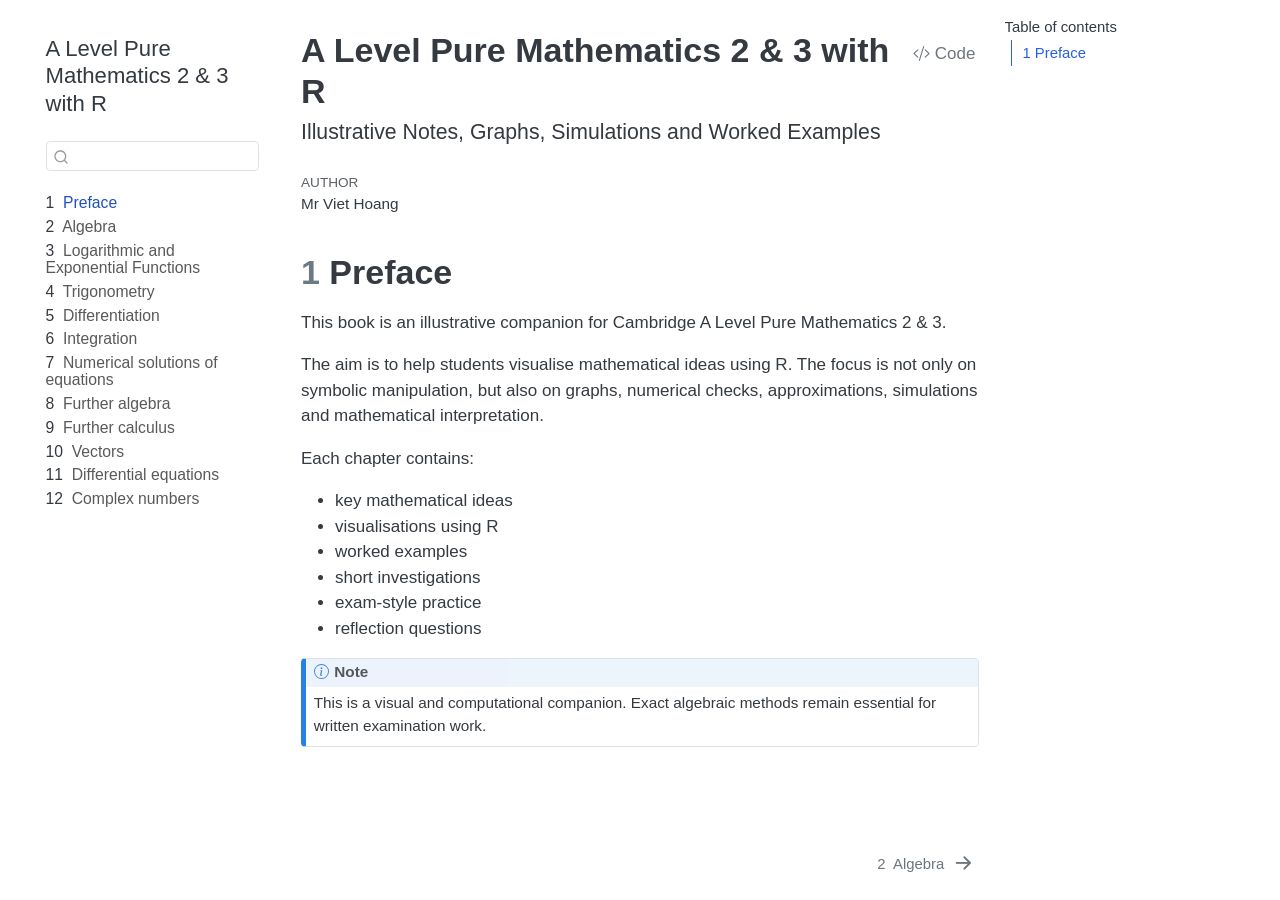
<file: docs/index.html>
<!DOCTYPE html>
<html xmlns="http://www.w3.org/1999/xhtml" lang="en" xml:lang="en"><head>

<meta charset="utf-8">
<meta name="generator" content="quarto-1.9.38">

<meta name="viewport" content="width=device-width, initial-scale=1.0, user-scalable=yes">

<meta name="author" content="Mr Viet Hoang">

<title>A Level Pure Mathematics 2 &amp; 3 with R</title>
<style>
/* Default styles provided by pandoc.
** See https://pandoc.org/MANUAL.html#variables-for-html for config info.
*/
code{white-space: pre-wrap;}
span.smallcaps{font-variant: small-caps;}
div.columns{display: flex; gap: min(4vw, 1.5em);}
div.column{flex: auto; overflow-x: auto;}
div.hanging-indent{margin-left: 1.5em; text-indent: -1.5em;}
ul.task-list{list-style: none;}
ul.task-list li input[type="checkbox"] {
  width: 0.8em;
  margin: 0 0.8em 0.2em -1em; /* quarto-specific, see https://github.com/quarto-dev/quarto-cli/issues/4556 */ 
  vertical-align: middle;
}
/* CSS for syntax highlighting */
html { -webkit-text-size-adjust: 100%; }
pre > code.sourceCode { white-space: pre; position: relative; }
pre > code.sourceCode > span { display: inline-block; line-height: 1.25; }
pre > code.sourceCode > span:empty { height: 1.2em; }
.sourceCode { overflow: visible; }
code.sourceCode > span { color: inherit; text-decoration: inherit; }
div.sourceCode { margin: 1em 0; }
pre.sourceCode { margin: 0; }
@media screen {
div.sourceCode { overflow: auto; }
}
@media print {
pre > code.sourceCode { white-space: pre-wrap; }
pre > code.sourceCode > span { text-indent: -5em; padding-left: 5em; }
}
pre.numberSource code
  { counter-reset: source-line 0; }
pre.numberSource code > span
  { position: relative; left: -4em; counter-increment: source-line; }
pre.numberSource code > span > a:first-child::before
  { content: counter(source-line);
    position: relative; left: -1em; text-align: right; vertical-align: baseline;
    border: none; display: inline-block;
    -webkit-touch-callout: none; -webkit-user-select: none;
    -khtml-user-select: none; -moz-user-select: none;
    -ms-user-select: none; user-select: none;
    padding: 0 4px; width: 4em;
  }
pre.numberSource { margin-left: 3em;  padding-left: 4px; }
div.sourceCode
  {   }
@media screen {
pre > code.sourceCode > span > a:first-child::before { text-decoration: underline; }
}
</style>


<script src="site_libs/quarto-nav/quarto-nav.js"></script>
<script src="site_libs/quarto-nav/headroom.min.js"></script>
<script src="site_libs/clipboard/clipboard.min.js"></script>
<script src="site_libs/quarto-search/autocomplete.umd.js"></script>
<script src="site_libs/quarto-search/fuse.min.js"></script>
<script src="site_libs/quarto-search/quarto-search.js"></script>
<meta name="quarto:offset" content="./">
<link href="./chapters/01-algebra.html" rel="next">
<script src="site_libs/quarto-html/quarto.js" type="module"></script>
<script src="site_libs/quarto-html/tabsets/tabsets.js" type="module"></script>
<script src="site_libs/quarto-html/popper.min.js"></script>
<script src="site_libs/quarto-html/tippy.umd.min.js"></script>
<script src="site_libs/quarto-html/anchor.min.js"></script>
<link href="site_libs/quarto-html/tippy.css" rel="stylesheet">
<link href="site_libs/quarto-html/quarto-syntax-highlighting-959e8e441fe9dacd5fd9296a710c31da.css" rel="stylesheet" id="quarto-text-highlighting-styles">
<script src="site_libs/bootstrap/bootstrap.min.js"></script>
<link href="site_libs/bootstrap/bootstrap-icons.css" rel="stylesheet">
<link href="site_libs/bootstrap/bootstrap-0a6579ad2d5b4961926c538b8cfc3df7.min.css" rel="stylesheet" append-hash="true" id="quarto-bootstrap" data-mode="light">
<script id="quarto-search-options" type="application/json">{
  "location": "sidebar",
  "copy-button": false,
  "collapse-after": 3,
  "panel-placement": "start",
  "type": "textbox",
  "limit": 50,
  "keyboard-shortcut": [
    "f",
    "/",
    "s"
  ],
  "show-item-context": false,
  "language": {
    "search-no-results-text": "No results",
    "search-matching-documents-text": "matching documents",
    "search-copy-link-title": "Copy link to search",
    "search-hide-matches-text": "Hide additional matches",
    "search-more-match-text": "more match in this document",
    "search-more-matches-text": "more matches in this document",
    "search-clear-button-title": "Clear",
    "search-text-placeholder": "",
    "search-detached-cancel-button-title": "Cancel",
    "search-submit-button-title": "Submit",
    "search-label": "Search"
  }
}</script>


</head>

<body class="nav-sidebar floating quarto-light">

<div id="quarto-search-results"></div>
  <header id="quarto-header" class="headroom fixed-top">
  <nav class="quarto-secondary-nav">
    <div class="container-fluid d-flex">
      <button type="button" class="quarto-btn-toggle btn" data-bs-toggle="collapse" role="button" data-bs-target=".quarto-sidebar-collapse-item" aria-controls="quarto-sidebar" aria-expanded="false" aria-label="Toggle sidebar navigation" onclick="if (window.quartoToggleHeadroom) { window.quartoToggleHeadroom(); }">
        <i class="bi bi-layout-text-sidebar-reverse"></i>
      </button>
        <nav class="quarto-page-breadcrumbs" aria-label="breadcrumb"><ol class="breadcrumb"><li class="breadcrumb-item"><a href="./index.html"><span class="chapter-number">1</span>&nbsp; <span class="chapter-title">Preface</span></a></li></ol></nav>
        <a class="flex-grow-1" role="navigation" data-bs-toggle="collapse" data-bs-target=".quarto-sidebar-collapse-item" aria-controls="quarto-sidebar" aria-expanded="false" aria-label="Toggle sidebar navigation" onclick="if (window.quartoToggleHeadroom) { window.quartoToggleHeadroom(); }">      
        </a>
      <button type="button" class="btn quarto-search-button" aria-label="Search" onclick="window.quartoOpenSearch();">
        <i class="bi bi-search"></i>
      </button>
    </div>
  </nav>
</header>
<!-- content -->
<div id="quarto-content" class="quarto-container page-columns page-rows-contents page-layout-article">
<!-- sidebar -->
  <nav id="quarto-sidebar" class="sidebar collapse collapse-horizontal quarto-sidebar-collapse-item sidebar-navigation floating overflow-auto">
    <div class="pt-lg-2 mt-2 text-left sidebar-header">
    <div class="sidebar-title mb-0 py-0">
      <a href="./">A Level Pure Mathematics 2 &amp; 3 with R</a> 
    </div>
      </div>
        <div class="mt-2 flex-shrink-0 align-items-center">
        <div class="sidebar-search">
        <div id="quarto-search" class="" title="Search"></div>
        </div>
        </div>
    <div class="sidebar-menu-container"> 
    <ul class="list-unstyled mt-1">
        <li class="sidebar-item">
  <div class="sidebar-item-container"> 
  <a href="./index.html" class="sidebar-item-text sidebar-link active">
 <span class="menu-text"><span class="chapter-number">1</span>&nbsp; <span class="chapter-title">Preface</span></span></a>
  </div>
</li>
        <li class="sidebar-item">
  <div class="sidebar-item-container"> 
  <a href="./chapters/01-algebra.html" class="sidebar-item-text sidebar-link">
 <span class="menu-text"><span class="chapter-number">2</span>&nbsp; <span class="chapter-title">Algebra</span></span></a>
  </div>
</li>
        <li class="sidebar-item">
  <div class="sidebar-item-container"> 
  <a href="./chapters/02-log-exp.html" class="sidebar-item-text sidebar-link">
 <span class="menu-text"><span class="chapter-number">3</span>&nbsp; <span class="chapter-title">Logarithmic and Exponential Functions</span></span></a>
  </div>
</li>
        <li class="sidebar-item">
  <div class="sidebar-item-container"> 
  <a href="./chapters/03-trigonometry.html" class="sidebar-item-text sidebar-link">
 <span class="menu-text"><span class="chapter-number">4</span>&nbsp; <span class="chapter-title">Trigonometry</span></span></a>
  </div>
</li>
        <li class="sidebar-item">
  <div class="sidebar-item-container"> 
  <a href="./chapters/04-differentiation.html" class="sidebar-item-text sidebar-link">
 <span class="menu-text"><span class="chapter-number">5</span>&nbsp; <span class="chapter-title">Differentiation</span></span></a>
  </div>
</li>
        <li class="sidebar-item">
  <div class="sidebar-item-container"> 
  <a href="./chapters/05-integration.html" class="sidebar-item-text sidebar-link">
 <span class="menu-text"><span class="chapter-number">6</span>&nbsp; <span class="chapter-title">Integration</span></span></a>
  </div>
</li>
        <li class="sidebar-item">
  <div class="sidebar-item-container"> 
  <a href="./chapters/06-numerical-methods.html" class="sidebar-item-text sidebar-link">
 <span class="menu-text"><span class="chapter-number">7</span>&nbsp; <span class="chapter-title">Numerical solutions of equations</span></span></a>
  </div>
</li>
        <li class="sidebar-item">
  <div class="sidebar-item-container"> 
  <a href="./chapters/07-further-algebra.html" class="sidebar-item-text sidebar-link">
 <span class="menu-text"><span class="chapter-number">8</span>&nbsp; <span class="chapter-title">Further algebra</span></span></a>
  </div>
</li>
        <li class="sidebar-item">
  <div class="sidebar-item-container"> 
  <a href="./chapters/08-further-calculus.html" class="sidebar-item-text sidebar-link">
 <span class="menu-text"><span class="chapter-number">9</span>&nbsp; <span class="chapter-title">Further calculus</span></span></a>
  </div>
</li>
        <li class="sidebar-item">
  <div class="sidebar-item-container"> 
  <a href="./chapters/09-vectors.html" class="sidebar-item-text sidebar-link">
 <span class="menu-text"><span class="chapter-number">10</span>&nbsp; <span class="chapter-title">Vectors</span></span></a>
  </div>
</li>
        <li class="sidebar-item">
  <div class="sidebar-item-container"> 
  <a href="./chapters/10-differential-equations.html" class="sidebar-item-text sidebar-link">
 <span class="menu-text"><span class="chapter-number">11</span>&nbsp; <span class="chapter-title">Differential equations</span></span></a>
  </div>
</li>
        <li class="sidebar-item">
  <div class="sidebar-item-container"> 
  <a href="./chapters/11-complex-numbers.html" class="sidebar-item-text sidebar-link">
 <span class="menu-text"><span class="chapter-number">12</span>&nbsp; <span class="chapter-title">Complex numbers</span></span></a>
  </div>
</li>
    </ul>
    </div>
</nav>
<div id="quarto-sidebar-glass" class="quarto-sidebar-collapse-item" data-bs-toggle="collapse" data-bs-target=".quarto-sidebar-collapse-item"></div>
<!-- margin-sidebar -->
    <div id="quarto-margin-sidebar" class="sidebar margin-sidebar">
        <nav id="TOC" role="doc-toc" class="toc-active">
    <h2 id="toc-title">Table of contents</h2>
   
  <ul>
  <li><a href="#preface" id="toc-preface" class="nav-link active" data-scroll-target="#preface"><span class="header-section-number">1</span> Preface</a></li>
  </ul>
</nav>
    </div>
<!-- main -->
<main class="content" id="quarto-document-content">

<header id="title-block-header" class="quarto-title-block default">
<div class="quarto-title">
<div class="quarto-title-block"><div><h1 class="title">A Level Pure Mathematics 2 &amp; 3 with R</h1><button type="button" class="btn code-tools-button" id="quarto-code-tools-source"><i class="bi"></i> Code</button></div></div>
<p class="subtitle lead">Illustrative Notes, Graphs, Simulations and Worked Examples</p>
</div>



<div class="quarto-title-meta">

    <div>
    <div class="quarto-title-meta-heading">Author</div>
    <div class="quarto-title-meta-contents">
             <p>Mr Viet Hoang </p>
          </div>
  </div>
    
  
    
  </div>
  


</header>


<section id="preface" class="level1" data-number="1">
<h1 data-number="1"><span class="header-section-number">1</span> Preface</h1>
<p>This book is an illustrative companion for Cambridge A Level Pure Mathematics 2 &amp; 3.</p>
<p>The aim is to help students visualise mathematical ideas using R. The focus is not only on symbolic manipulation, but also on graphs, numerical checks, approximations, simulations and mathematical interpretation.</p>
<p>Each chapter contains:</p>
<ul>
<li>key mathematical ideas</li>
<li>visualisations using R</li>
<li>worked examples</li>
<li>short investigations</li>
<li>exam-style practice</li>
<li>reflection questions</li>
</ul>
<div class="callout callout-style-default callout-note callout-titled">
<div class="callout-header d-flex align-content-center">
<div class="callout-icon-container">
<i class="callout-icon"></i>
</div>
<div class="callout-title-container flex-fill">
Note
</div>
</div>
<div class="callout-body-container callout-body">
<p>This is a visual and computational companion. Exact algebraic methods remain essential for written examination work.</p>
</div>
</div>


<!-- -->

</section>

</main> <!-- /main -->
<script id="quarto-html-after-body" type="application/javascript">
  window.document.addEventListener("DOMContentLoaded", function (event) {
    const icon = "";
    const anchorJS = new window.AnchorJS();
    anchorJS.options = {
      placement: 'right',
      icon: icon
    };
    anchorJS.add('.anchored');
    const isCodeAnnotation = (el) => {
      for (const clz of el.classList) {
        if (clz.startsWith('code-annotation-')) {                     
          return true;
        }
      }
      return false;
    }
    const onCopySuccess = function(e) {
      // button target
      const button = e.trigger;
      // don't keep focus
      button.blur();
      // flash "checked"
      button.classList.add('code-copy-button-checked');
      var currentTitle = button.getAttribute("title");
      button.setAttribute("title", "Copied!");
      let tooltip;
      if (window.bootstrap) {
        button.setAttribute("data-bs-toggle", "tooltip");
        button.setAttribute("data-bs-placement", "left");
        button.setAttribute("data-bs-title", "Copied!");
        tooltip = new bootstrap.Tooltip(button, 
          { trigger: "manual", 
            customClass: "code-copy-button-tooltip",
            offset: [0, -8]});
        tooltip.show();    
      }
      setTimeout(function() {
        if (tooltip) {
          tooltip.hide();
          button.removeAttribute("data-bs-title");
          button.removeAttribute("data-bs-toggle");
          button.removeAttribute("data-bs-placement");
        }
        button.setAttribute("title", currentTitle);
        button.classList.remove('code-copy-button-checked');
      }, 1000);
      // clear code selection
      e.clearSelection();
    }
    const getTextToCopy = function(trigger) {
      const outerScaffold = trigger.parentElement.cloneNode(true);
      const codeEl = outerScaffold.querySelector('code');
      for (const childEl of codeEl.children) {
        if (isCodeAnnotation(childEl)) {
          childEl.remove();
        }
      }
      return codeEl.innerText;
    }
    const clipboard = new window.ClipboardJS('.code-copy-button:not([data-in-quarto-modal])', {
      text: getTextToCopy
    });
    clipboard.on('success', onCopySuccess);
    if (window.document.getElementById('quarto-embedded-source-code-modal')) {
      const clipboardModal = new window.ClipboardJS('.code-copy-button[data-in-quarto-modal]', {
        text: getTextToCopy,
        container: window.document.getElementById('quarto-embedded-source-code-modal')
      });
      clipboardModal.on('success', onCopySuccess);
    }
    const viewSource = window.document.getElementById('quarto-view-source') ||
                       window.document.getElementById('quarto-code-tools-source');
    if (viewSource) {
      const sourceUrl = viewSource.getAttribute("data-quarto-source-url");
      viewSource.addEventListener("click", function(e) {
        if (sourceUrl) {
          // rstudio viewer pane
          if (/\bcapabilities=\b/.test(window.location)) {
            window.open(sourceUrl);
          } else {
            window.location.href = sourceUrl;
          }
        } else {
          const modal = new bootstrap.Modal(document.getElementById('quarto-embedded-source-code-modal'));
          modal.show();
        }
        return false;
      });
    }
    function toggleCodeHandler(show) {
      return function(e) {
        const detailsSrc = window.document.querySelectorAll(".cell > details > .sourceCode");
        for (let i=0; i<detailsSrc.length; i++) {
          const details = detailsSrc[i].parentElement;
          if (show) {
            details.open = true;
          } else {
            details.removeAttribute("open");
          }
        }
        const cellCodeDivs = window.document.querySelectorAll(".cell > .sourceCode");
        const fromCls = show ? "hidden" : "unhidden";
        const toCls = show ? "unhidden" : "hidden";
        for (let i=0; i<cellCodeDivs.length; i++) {
          const codeDiv = cellCodeDivs[i];
          if (codeDiv.classList.contains(fromCls)) {
            codeDiv.classList.remove(fromCls);
            codeDiv.classList.add(toCls);
          } 
        }
        return false;
      }
    }
    const hideAllCode = window.document.getElementById("quarto-hide-all-code");
    if (hideAllCode) {
      hideAllCode.addEventListener("click", toggleCodeHandler(false));
    }
    const showAllCode = window.document.getElementById("quarto-show-all-code");
    if (showAllCode) {
      showAllCode.addEventListener("click", toggleCodeHandler(true));
    }
      var localhostRegex = new RegExp(/^(?:http|https):\/\/localhost\:?[0-9]*\//);
      var mailtoRegex = new RegExp(/^mailto:/);
        var filterRegex = new RegExp('/' + window.location.host + '/');
      var isInternal = (href) => {
          return filterRegex.test(href) || localhostRegex.test(href) || mailtoRegex.test(href);
      }
      // Inspect non-navigation links and adorn them if external
     var links = window.document.querySelectorAll('a[href]:not(.nav-link):not(.navbar-brand):not(.toc-action):not(.sidebar-link):not(.sidebar-item-toggle):not(.pagination-link):not(.no-external):not([aria-hidden]):not(.dropdown-item):not(.quarto-navigation-tool):not(.about-link)');
      for (var i=0; i<links.length; i++) {
        const link = links[i];
        if (!isInternal(link.href)) {
          // undo the damage that might have been done by quarto-nav.js in the case of
          // links that we want to consider external
          if (link.dataset.originalHref !== undefined) {
            link.href = link.dataset.originalHref;
          }
        }
      }
    function tippyHover(el, contentFn, onTriggerFn, onUntriggerFn) {
      const config = {
        allowHTML: true,
        maxWidth: 500,
        delay: 100,
        arrow: false,
        appendTo: function(el) {
            return el.parentElement;
        },
        interactive: true,
        interactiveBorder: 10,
        theme: 'quarto',
        placement: 'bottom-start',
      };
      if (contentFn) {
        config.content = contentFn;
      }
      if (onTriggerFn) {
        config.onTrigger = onTriggerFn;
      }
      if (onUntriggerFn) {
        config.onUntrigger = onUntriggerFn;
      }
      window.tippy(el, config); 
    }
    const noterefs = window.document.querySelectorAll('a[role="doc-noteref"]');
    for (var i=0; i<noterefs.length; i++) {
      const ref = noterefs[i];
      tippyHover(ref, function() {
        // use id or data attribute instead here
        let href = ref.getAttribute('data-footnote-href') || ref.getAttribute('href');
        try { href = new URL(href).hash; } catch {}
        const id = href.replace(/^#\/?/, "");
        const note = window.document.getElementById(id);
        if (note) {
          return note.innerHTML;
        } else {
          return "";
        }
      });
    }
    const xrefs = window.document.querySelectorAll('a.quarto-xref');
    const processXRef = (id, note) => {
      // Strip column container classes
      const stripColumnClz = (el) => {
        el.classList.remove("page-full", "page-columns");
        if (el.children) {
          for (const child of el.children) {
            stripColumnClz(child);
          }
        }
      }
      stripColumnClz(note)
      if (id === null || id.startsWith('sec-')) {
        // Special case sections, only their first couple elements
        const container = document.createElement("div");
        if (note.children && note.children.length > 2) {
          container.appendChild(note.children[0].cloneNode(true));
          for (let i = 1; i < note.children.length; i++) {
            const child = note.children[i];
            if (child.tagName === "P" && child.innerText === "") {
              continue;
            } else {
              container.appendChild(child.cloneNode(true));
              break;
            }
          }
          if (window.Quarto?.typesetMath) {
            window.Quarto.typesetMath(container);
          }
          return container.innerHTML
        } else {
          if (window.Quarto?.typesetMath) {
            window.Quarto.typesetMath(note);
          }
          return note.innerHTML;
        }
      } else {
        // Remove any anchor links if they are present
        const anchorLink = note.querySelector('a.anchorjs-link');
        if (anchorLink) {
          anchorLink.remove();
        }
        if (window.Quarto?.typesetMath) {
          window.Quarto.typesetMath(note);
        }
        if (note.classList.contains("callout")) {
          return note.outerHTML;
        } else {
          return note.innerHTML;
        }
      }
    }
    for (var i=0; i<xrefs.length; i++) {
      const xref = xrefs[i];
      tippyHover(xref, undefined, function(instance) {
        instance.disable();
        let url = xref.getAttribute('href');
        let hash = undefined; 
        if (url.startsWith('#')) {
          hash = url;
        } else {
          try { hash = new URL(url).hash; } catch {}
        }
        if (hash) {
          const id = hash.replace(/^#\/?/, "");
          const note = window.document.getElementById(id);
          if (note !== null) {
            try {
              const html = processXRef(id, note.cloneNode(true));
              instance.setContent(html);
            } finally {
              instance.enable();
              instance.show();
            }
          } else {
            // See if we can fetch this
            fetch(url.split('#')[0])
            .then(res => res.text())
            .then(html => {
              const parser = new DOMParser();
              const htmlDoc = parser.parseFromString(html, "text/html");
              const note = htmlDoc.getElementById(id);
              if (note !== null) {
                const html = processXRef(id, note);
                instance.setContent(html);
              } 
            }).finally(() => {
              instance.enable();
              instance.show();
            });
          }
        } else {
          // See if we can fetch a full url (with no hash to target)
          // This is a special case and we should probably do some content thinning / targeting
          fetch(url)
          .then(res => res.text())
          .then(html => {
            const parser = new DOMParser();
            const htmlDoc = parser.parseFromString(html, "text/html");
            const note = htmlDoc.querySelector('main.content');
            if (note !== null) {
              // This should only happen for chapter cross references
              // (since there is no id in the URL)
              // remove the first header
              if (note.children.length > 0 && note.children[0].tagName === "HEADER") {
                note.children[0].remove();
              }
              const html = processXRef(null, note);
              instance.setContent(html);
            } 
          }).finally(() => {
            instance.enable();
            instance.show();
          });
        }
      }, function(instance) {
      });
    }
        let selectedAnnoteEl;
        const selectorForAnnotation = ( cell, annotation) => {
          let cellAttr = 'data-code-cell="' + cell + '"';
          let lineAttr = 'data-code-annotation="' +  annotation + '"';
          const selector = 'span[' + cellAttr + '][' + lineAttr + ']';
          return selector;
        }
        const selectCodeLines = (annoteEl) => {
          const doc = window.document;
          const targetCell = annoteEl.getAttribute("data-target-cell");
          const targetAnnotation = annoteEl.getAttribute("data-target-annotation");
          const annoteSpan = window.document.querySelector(selectorForAnnotation(targetCell, targetAnnotation));
          const lines = annoteSpan.getAttribute("data-code-lines").split(",");
          const lineIds = lines.map((line) => {
            return targetCell + "-" + line;
          })
          let top = null;
          let height = null;
          let parent = null;
          if (lineIds.length > 0) {
              //compute the position of the single el (top and bottom and make a div)
              const el = window.document.getElementById(lineIds[0]);
              top = el.offsetTop;
              height = el.offsetHeight;
              parent = el.parentElement.parentElement;
            if (lineIds.length > 1) {
              const lastEl = window.document.getElementById(lineIds[lineIds.length - 1]);
              const bottom = lastEl.offsetTop + lastEl.offsetHeight;
              height = bottom - top;
            }
            if (top !== null && height !== null && parent !== null) {
              // cook up a div (if necessary) and position it 
              let div = window.document.getElementById("code-annotation-line-highlight");
              if (div === null) {
                div = window.document.createElement("div");
                div.setAttribute("id", "code-annotation-line-highlight");
                div.style.position = 'absolute';
                parent.appendChild(div);
              }
              div.style.top = top - 2 + "px";
              div.style.height = height + 4 + "px";
              div.style.left = 0;
              let gutterDiv = window.document.getElementById("code-annotation-line-highlight-gutter");
              if (gutterDiv === null) {
                gutterDiv = window.document.createElement("div");
                gutterDiv.setAttribute("id", "code-annotation-line-highlight-gutter");
                gutterDiv.style.position = 'absolute';
                const codeCell = window.document.getElementById(targetCell);
                const gutter = codeCell.querySelector('.code-annotation-gutter');
                gutter.appendChild(gutterDiv);
              }
              gutterDiv.style.top = top - 2 + "px";
              gutterDiv.style.height = height + 4 + "px";
            }
            selectedAnnoteEl = annoteEl;
          }
        };
        const unselectCodeLines = () => {
          const elementsIds = ["code-annotation-line-highlight", "code-annotation-line-highlight-gutter"];
          elementsIds.forEach((elId) => {
            const div = window.document.getElementById(elId);
            if (div) {
              div.remove();
            }
          });
          selectedAnnoteEl = undefined;
        };
          // Handle positioning of the toggle
      window.addEventListener(
        "resize",
        throttle(() => {
          elRect = undefined;
          if (selectedAnnoteEl) {
            selectCodeLines(selectedAnnoteEl);
          }
        }, 10)
      );
      function throttle(fn, ms) {
      let throttle = false;
      let timer;
        return (...args) => {
          if(!throttle) { // first call gets through
              fn.apply(this, args);
              throttle = true;
          } else { // all the others get throttled
              if(timer) clearTimeout(timer); // cancel #2
              timer = setTimeout(() => {
                fn.apply(this, args);
                timer = throttle = false;
              }, ms);
          }
        };
      }
        // Attach click handler to the DT
        const annoteDls = window.document.querySelectorAll('dt[data-target-cell]');
        for (const annoteDlNode of annoteDls) {
          annoteDlNode.addEventListener('click', (event) => {
            const clickedEl = event.target;
            if (clickedEl !== selectedAnnoteEl) {
              unselectCodeLines();
              const activeEl = window.document.querySelector('dt[data-target-cell].code-annotation-active');
              if (activeEl) {
                activeEl.classList.remove('code-annotation-active');
              }
              selectCodeLines(clickedEl);
              clickedEl.classList.add('code-annotation-active');
            } else {
              // Unselect the line
              unselectCodeLines();
              clickedEl.classList.remove('code-annotation-active');
            }
          });
        }
    const findCites = (el) => {
      const parentEl = el.parentElement;
      if (parentEl) {
        const cites = parentEl.dataset.cites;
        if (cites) {
          return {
            el,
            cites: cites.split(' ')
          };
        } else {
          return findCites(el.parentElement)
        }
      } else {
        return undefined;
      }
    };
    var bibliorefs = window.document.querySelectorAll('a[role="doc-biblioref"]');
    for (var i=0; i<bibliorefs.length; i++) {
      const ref = bibliorefs[i];
      const citeInfo = findCites(ref);
      if (citeInfo) {
        tippyHover(citeInfo.el, function() {
          var popup = window.document.createElement('div');
          citeInfo.cites.forEach(function(cite) {
            var citeDiv = window.document.createElement('div');
            citeDiv.classList.add('hanging-indent');
            citeDiv.classList.add('csl-entry');
            var biblioDiv = window.document.getElementById('ref-' + cite);
            if (biblioDiv) {
              citeDiv.innerHTML = biblioDiv.innerHTML;
            }
            popup.appendChild(citeDiv);
          });
          return popup.innerHTML;
        });
      }
    }
  });
  </script>
<nav class="page-navigation">
  <div class="nav-page nav-page-previous">
  </div>
  <div class="nav-page nav-page-next">
      <a href="./chapters/01-algebra.html" class="pagination-link" aria-label="Algebra">
        <span class="nav-page-text"><span class="chapter-number">2</span>&nbsp; <span class="chapter-title">Algebra</span></span> <i class="bi bi-arrow-right-short"></i>
      </a>
  </div>
</nav><div class="modal fade" id="quarto-embedded-source-code-modal" tabindex="-1" aria-labelledby="quarto-embedded-source-code-modal-label" aria-hidden="true"><div class="modal-dialog modal-dialog-scrollable"><div class="modal-content"><div class="modal-header"><h5 class="modal-title" id="quarto-embedded-source-code-modal-label">Source Code</h5><button class="btn-close" data-bs-dismiss="modal"></button></div><div class="modal-body"><div class="">
<div class="code-copy-outer-scaffold"><div class="sourceCode" id="cb1" data-shortcodes="false"><pre class="sourceCode markdown code-with-copy"><code class="sourceCode markdown"><span id="cb1-1"><a href="#cb1-1" aria-hidden="true" tabindex="-1"></a><span class="fu"># Preface</span></span>
<span id="cb1-2"><a href="#cb1-2" aria-hidden="true" tabindex="-1"></a></span>
<span id="cb1-3"><a href="#cb1-3" aria-hidden="true" tabindex="-1"></a>This book is an illustrative companion for Cambridge A Level Pure Mathematics 2 &amp; 3.</span>
<span id="cb1-4"><a href="#cb1-4" aria-hidden="true" tabindex="-1"></a></span>
<span id="cb1-5"><a href="#cb1-5" aria-hidden="true" tabindex="-1"></a>The aim is to help students visualise mathematical ideas using R. The focus is not only on symbolic manipulation, but also on graphs, numerical checks, approximations, simulations and mathematical interpretation.</span>
<span id="cb1-6"><a href="#cb1-6" aria-hidden="true" tabindex="-1"></a></span>
<span id="cb1-7"><a href="#cb1-7" aria-hidden="true" tabindex="-1"></a>Each chapter contains:</span>
<span id="cb1-8"><a href="#cb1-8" aria-hidden="true" tabindex="-1"></a></span>
<span id="cb1-9"><a href="#cb1-9" aria-hidden="true" tabindex="-1"></a><span class="ss">- </span>key mathematical ideas</span>
<span id="cb1-10"><a href="#cb1-10" aria-hidden="true" tabindex="-1"></a><span class="ss">- </span>visualisations using R</span>
<span id="cb1-11"><a href="#cb1-11" aria-hidden="true" tabindex="-1"></a><span class="ss">- </span>worked examples</span>
<span id="cb1-12"><a href="#cb1-12" aria-hidden="true" tabindex="-1"></a><span class="ss">- </span>short investigations</span>
<span id="cb1-13"><a href="#cb1-13" aria-hidden="true" tabindex="-1"></a><span class="ss">- </span>exam-style practice</span>
<span id="cb1-14"><a href="#cb1-14" aria-hidden="true" tabindex="-1"></a><span class="ss">- </span>reflection questions</span>
<span id="cb1-15"><a href="#cb1-15" aria-hidden="true" tabindex="-1"></a></span>
<span id="cb1-16"><a href="#cb1-16" aria-hidden="true" tabindex="-1"></a>::: callout-note</span>
<span id="cb1-17"><a href="#cb1-17" aria-hidden="true" tabindex="-1"></a>This is a visual and computational companion. Exact algebraic methods remain essential for written examination work.</span>
<span id="cb1-18"><a href="#cb1-18" aria-hidden="true" tabindex="-1"></a>:::</span></code></pre></div><button title="Copy to Clipboard" class="code-copy-button" data-in-quarto-modal=""><i class="bi"></i></button></div>
</div></div></div></div></div>
</div> <!-- /content -->




</body></html>
</file>
<file: docs/site_libs/quarto-html/tippy.css>
.tippy-box[data-animation=fade][data-state=hidden]{opacity:0}[data-tippy-root]{max-width:calc(100vw - 10px)}.tippy-box{position:relative;background-color:#333;color:#fff;border-radius:4px;font-size:14px;line-height:1.4;white-space:normal;outline:0;transition-property:transform,visibility,opacity}.tippy-box[data-placement^=top]>.tippy-arrow{bottom:0}.tippy-box[data-placement^=top]>.tippy-arrow:before{bottom:-7px;left:0;border-width:8px 8px 0;border-top-color:initial;transform-origin:center top}.tippy-box[data-placement^=bottom]>.tippy-arrow{top:0}.tippy-box[data-placement^=bottom]>.tippy-arrow:before{top:-7px;left:0;border-width:0 8px 8px;border-bottom-color:initial;transform-origin:center bottom}.tippy-box[data-placement^=left]>.tippy-arrow{right:0}.tippy-box[data-placement^=left]>.tippy-arrow:before{border-width:8px 0 8px 8px;border-left-color:initial;right:-7px;transform-origin:center left}.tippy-box[data-placement^=right]>.tippy-arrow{left:0}.tippy-box[data-placement^=right]>.tippy-arrow:before{left:-7px;border-width:8px 8px 8px 0;border-right-color:initial;transform-origin:center right}.tippy-box[data-inertia][data-state=visible]{transition-timing-function:cubic-bezier(.54,1.5,.38,1.11)}.tippy-arrow{width:16px;height:16px;color:#333}.tippy-arrow:before{content:"";position:absolute;border-color:transparent;border-style:solid}.tippy-content{position:relative;padding:5px 9px;z-index:1}
</file>
<file: docs/site_libs/quarto-html/quarto-syntax-highlighting-959e8e441fe9dacd5fd9296a710c31da.css>
/* quarto syntax highlight colors */
:root {
  --quarto-hl-ot-color: #003B4F;
  --quarto-hl-at-color: #657422;
  --quarto-hl-ss-color: #20794D;
  --quarto-hl-an-color: #5E5E5E;
  --quarto-hl-fu-color: #4758AB;
  --quarto-hl-st-color: #20794D;
  --quarto-hl-cf-color: #003B4F;
  --quarto-hl-op-color: #5E5E5E;
  --quarto-hl-er-color: #AD0000;
  --quarto-hl-bn-color: #AD0000;
  --quarto-hl-al-color: #AD0000;
  --quarto-hl-va-color: #111111;
  --quarto-hl-bu-color: inherit;
  --quarto-hl-ex-color: inherit;
  --quarto-hl-pp-color: #AD0000;
  --quarto-hl-in-color: #5E5E5E;
  --quarto-hl-vs-color: #20794D;
  --quarto-hl-wa-color: #5E5E5E;
  --quarto-hl-do-color: #5E5E5E;
  --quarto-hl-im-color: #00769E;
  --quarto-hl-ch-color: #20794D;
  --quarto-hl-dt-color: #AD0000;
  --quarto-hl-fl-color: #AD0000;
  --quarto-hl-co-color: #5E5E5E;
  --quarto-hl-cv-color: #5E5E5E;
  --quarto-hl-cn-color: #8f5902;
  --quarto-hl-sc-color: #5E5E5E;
  --quarto-hl-dv-color: #AD0000;
  --quarto-hl-kw-color: #003B4F;
}

/* other quarto variables */
:root {
  --quarto-font-monospace: "Consolas", "Courier New", monospace;
}

/* syntax highlight based on Pandoc's rules */
pre > code.sourceCode > span {
  color: #003B4F;
}

code.sourceCode > span {
  color: #003B4F;
}

div.sourceCode,
div.sourceCode pre.sourceCode {
  color: #003B4F;
}

/* Normal */
code span {
  color: #003B4F;
}

/* Alert */
code span.al {
  color: #AD0000;
  font-style: inherit;
}

/* Annotation */
code span.an {
  color: #5E5E5E;
  font-style: inherit;
}

/* Attribute */
code span.at {
  color: #657422;
  font-style: inherit;
}

/* BaseN */
code span.bn {
  color: #AD0000;
  font-style: inherit;
}

/* BuiltIn */
code span.bu {
  font-style: inherit;
}

/* ControlFlow */
code span.cf {
  color: #003B4F;
  font-weight: bold;
  font-style: inherit;
}

/* Char */
code span.ch {
  color: #20794D;
  font-style: inherit;
}

/* Constant */
code span.cn {
  color: #8f5902;
  font-style: inherit;
}

/* Comment */
code span.co {
  color: #5E5E5E;
  font-style: inherit;
}

/* CommentVar */
code span.cv {
  color: #5E5E5E;
  font-style: italic;
}

/* Documentation */
code span.do {
  color: #5E5E5E;
  font-style: italic;
}

/* DataType */
code span.dt {
  color: #AD0000;
  font-style: inherit;
}

/* DecVal */
code span.dv {
  color: #AD0000;
  font-style: inherit;
}

/* Error */
code span.er {
  color: #AD0000;
  font-style: inherit;
}

/* Extension */
code span.ex {
  font-style: inherit;
}

/* Float */
code span.fl {
  color: #AD0000;
  font-style: inherit;
}

/* Function */
code span.fu {
  color: #4758AB;
  font-style: inherit;
}

/* Import */
code span.im {
  color: #00769E;
  font-style: inherit;
}

/* Information */
code span.in {
  color: #5E5E5E;
  font-style: inherit;
}

/* Keyword */
code span.kw {
  color: #003B4F;
  font-weight: bold;
  font-style: inherit;
}

/* Operator */
code span.op {
  color: #5E5E5E;
  font-style: inherit;
}

/* Other */
code span.ot {
  color: #003B4F;
  font-style: inherit;
}

/* Preprocessor */
code span.pp {
  color: #AD0000;
  font-style: inherit;
}

/* SpecialChar */
code span.sc {
  color: #5E5E5E;
  font-style: inherit;
}

/* SpecialString */
code span.ss {
  color: #20794D;
  font-style: inherit;
}

/* String */
code span.st {
  color: #20794D;
  font-style: inherit;
}

/* Variable */
code span.va {
  color: #111111;
  font-style: inherit;
}

/* VerbatimString */
code span.vs {
  color: #20794D;
  font-style: inherit;
}

/* Warning */
code span.wa {
  color: #5E5E5E;
  font-style: italic;
}

.prevent-inlining {
  content: "</";
}

/*# sourceMappingURL=cf1d33416da52de560c466fbc790e974.css.map */
</file>
